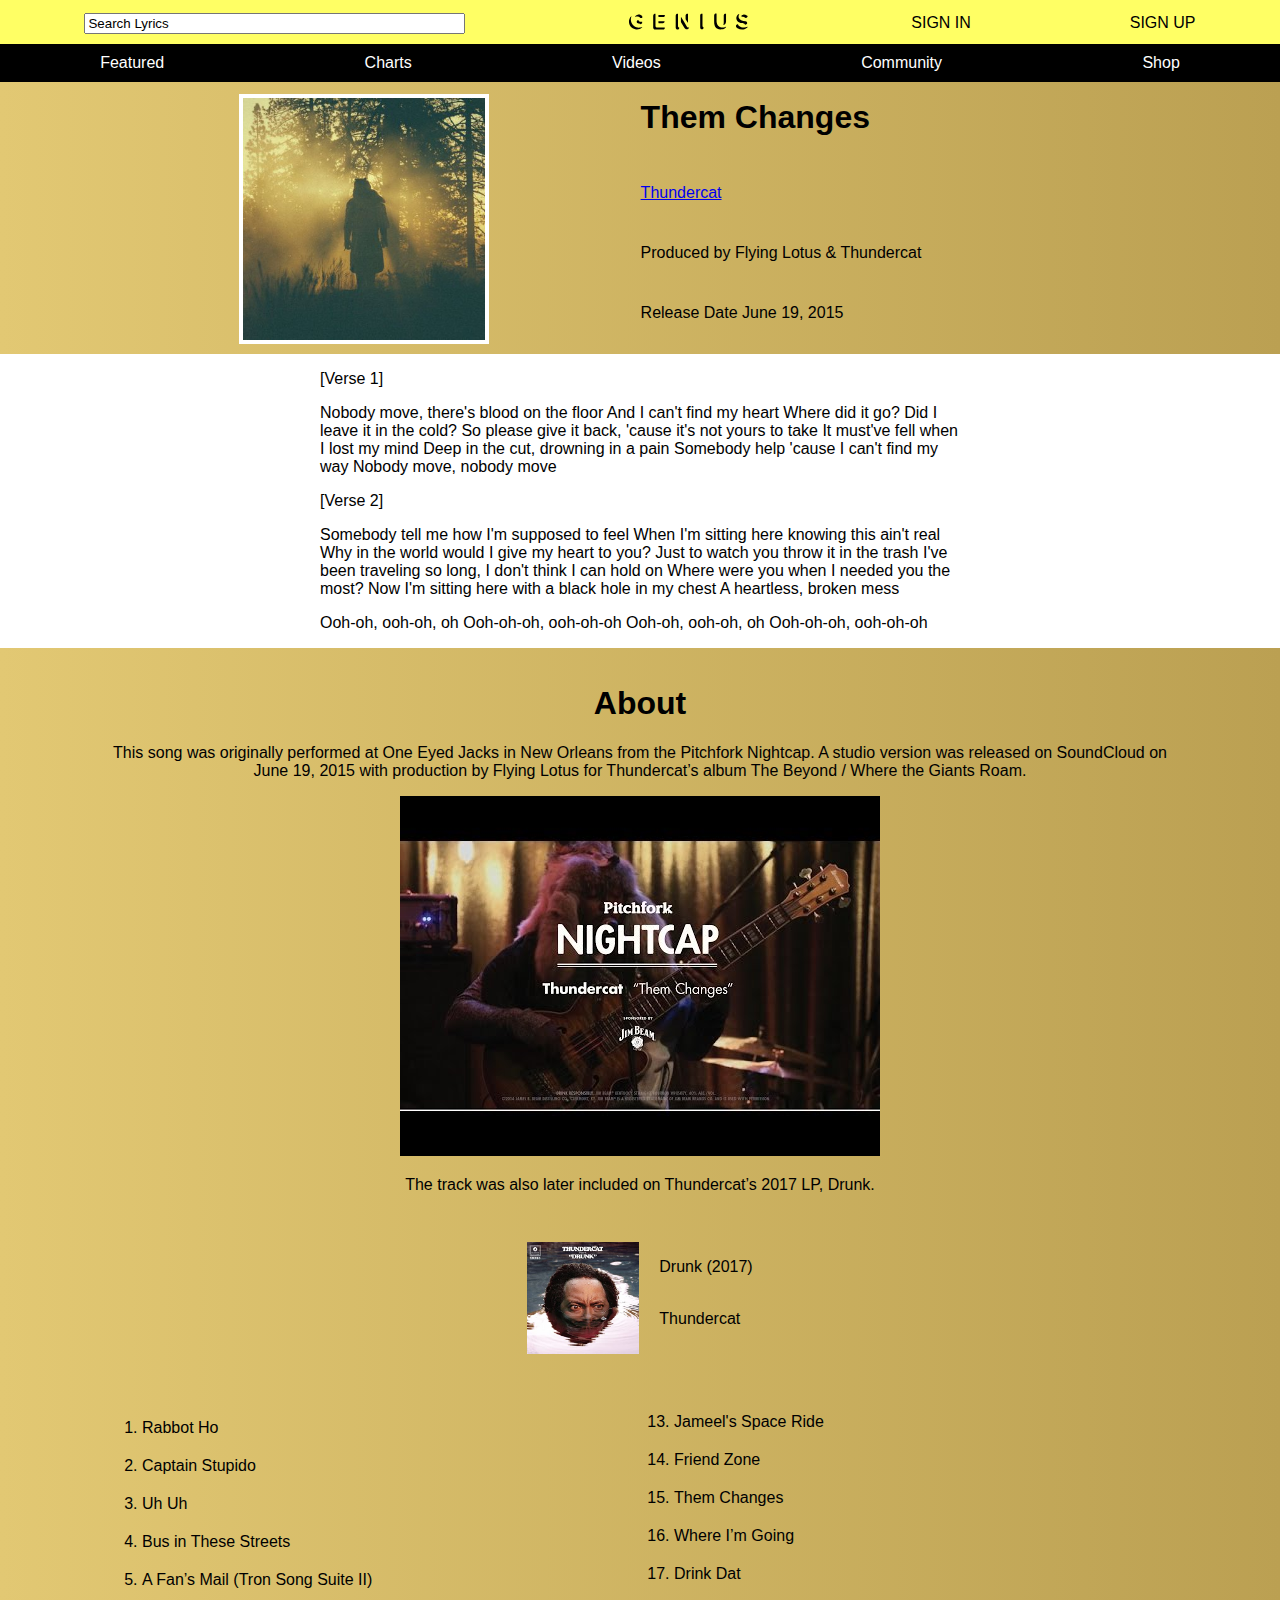
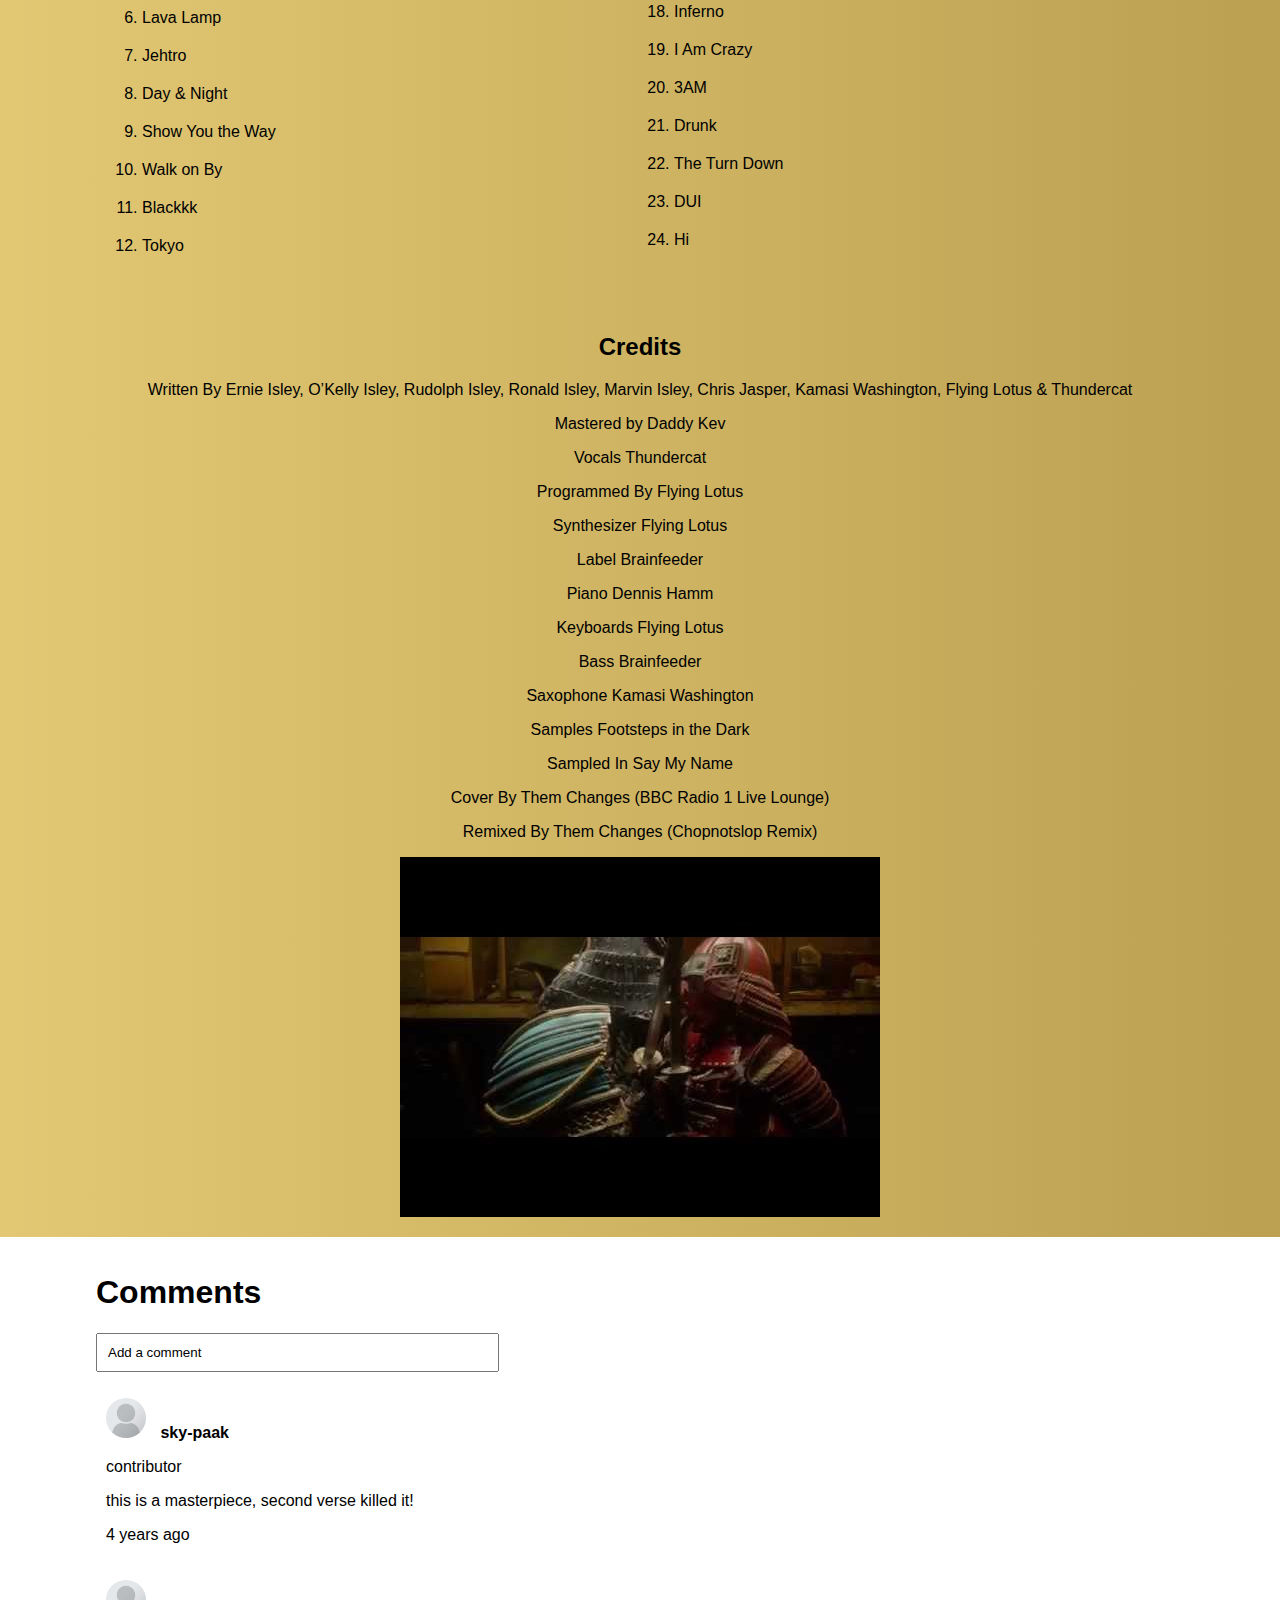
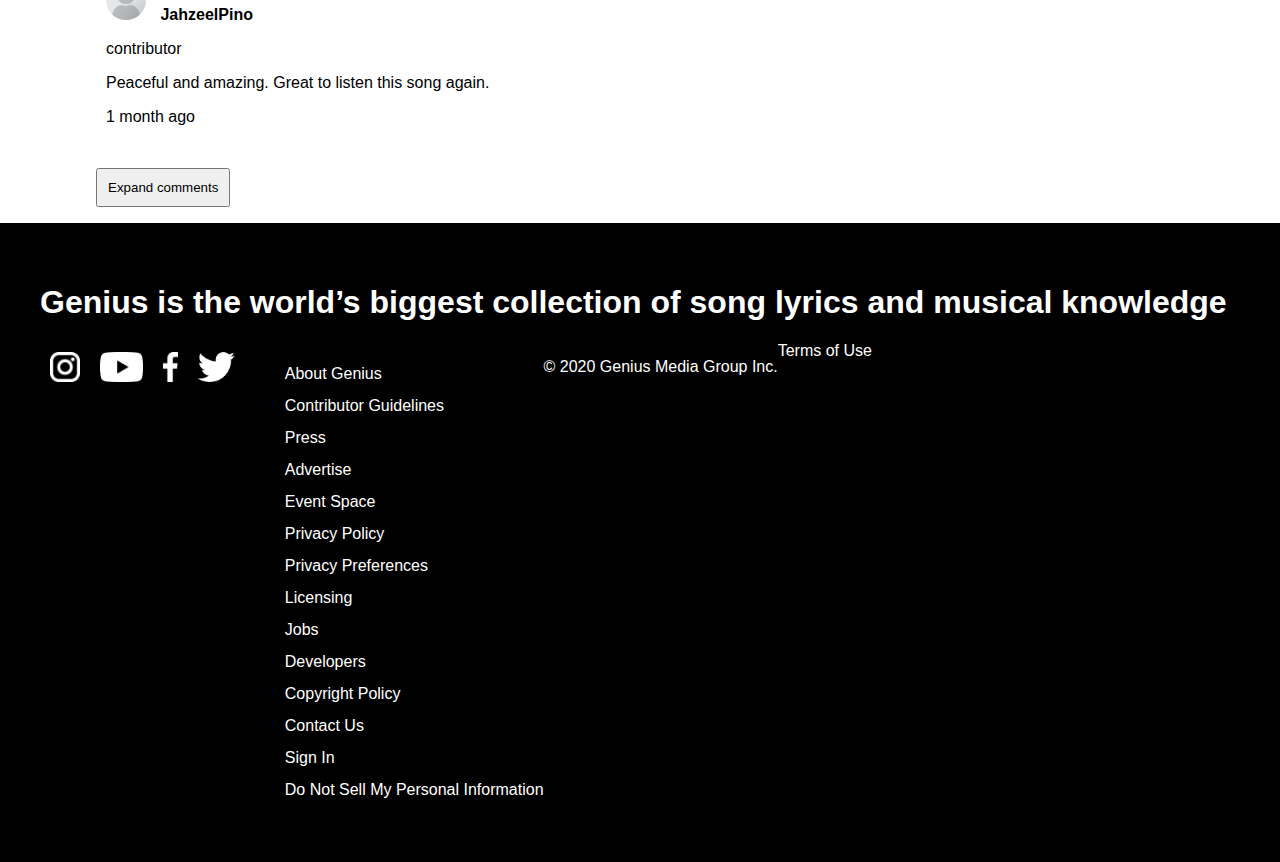
<file: index.html>
<!doctype html>
<html lang="nl">

<head>
    <meta charset="UTF-8">
    <meta name="author" content="jouw naam">
    <meta name="viewport" content="width=device-width, initial-scale=1">

    <title>Genius</title>

    <link href="styles/style.css" rel="stylesheet">
</head>

<body>
    <header>
        <article id="intro">  
        <input type="text" id="comment" name="comment" value="Search Lyrics">
        <a href="#"><img alt="genius logo" src="images/icons/genius.svg"></a>
        <a>SIGN IN</a> <a>SIGN UP</a>
        </article>
        
        <nav>
            <ul>
                <li><a>Featured</a></li>
                <li><a>Charts</a></li>
                <li><a>Videos</a></li>
                <li><a>Community</a></li>
                <li><a>Shop</a></li>
            </ul>
        </nav>
    </header>

    <main>
        <article id="liedje">
           
            <img alt="plaatje van het liedje" src="images/liedje/liedje.jpg">
            <h1>Them Changes</h1>
            <a href="artiest.html"> 
                <p>Thundercat</p>
            </a>
            <a>
                <p>Produced by Flying Lotus & Thundercat</p>
            </a>
            <p>Release Date June 19, 2015</p>
        </article>

        <article id="songtekst">
            <p>[Verse 1]</p>
            <p>Nobody move, there's blood on the floor
                And I can't find my heart
                Where did it go? Did I leave it in the cold?
                So please give it back, 'cause it's not yours to take
                It must've fell when I lost my mind
                Deep in the cut, drowning in a pain
                Somebody help 'cause I can't find my way
                Nobody move, nobody move</p>
            <p>[Verse 2]</p>
            <p>Somebody tell me how I'm supposed to feel
                When I'm sitting here knowing this ain't real
                Why in the world would I give my heart to you?
                Just to watch you throw it in the trash
                I've been traveling so long, I don't think I can hold on
                Where were you when I needed you the most?
                Now I'm sitting here with a black hole in my chest
                A heartless, broken mess</p>
            <p>Ooh-oh, ooh-oh, oh
                Ooh-oh-oh, ooh-oh-oh
                Ooh-oh, ooh-oh, oh
                Ooh-oh-oh, ooh-oh-oh</p>
        </article>

      
       <article id="about-liedje">
            <h1>About</h1>
            <p>This song was originally performed at One Eyed Jacks in New Orleans from the Pitchfork Nightcap. A studio version was released on SoundCloud on June 19, 2015 with production by Flying Lotus for Thundercat’s album The Beyond / Where the Giants Roam.</p> 
            <img alt="video van thundercat" src="images/liedje/aboutclip.jpg">
            <p>The track was also later included on Thundercat’s 2017 LP, Drunk.</p>
        </article>
           
           
        <article id="tracklist">
         <section class="tracklist">
          <img alt="album cover van drunk" src="images/liedje/album.jpg">
           <p>Drunk (2017)</p>
           <p>Thundercat</p>
           </section>
            <ol>
                <li>Rabbot Ho</li>
                <li>Captain Stupido</li>
                <li>Uh Uh</li>
                <li>Bus in These Streets</li>
                <li>A Fan’s Mail (Tron Song Suite II)</li>
                <li>Lava Lamp</li>
                <li>Jehtro</li>
                <li>Day & Night</li>
                <li>Show You the Way</li>
                <li>Walk on By</li>
                <li>Blackkk</li>
                <li>Tokyo</li>
                <li>Jameel's Space Ride</li>
                <li>Friend Zone</li>
                <li>Them Changes</li>
                <li>Where I’m Going</li>
                <li>Drink Dat</li>
                <li>Inferno</li>
                <li>I Am Crazy</li>
                <li>3AM</li>
                <li>Drunk</li>
                <li>The Turn Down</li>
                <li>DUI</li>
                <li>Hi</li>
            </ol>
        </article>

        
        <article id="credits">
            <h2>Credits</h2>
            <p>Written By <a>Ernie Isley</a>, <a>O’Kelly Isley</a>, <a>Rudolph Isley</a>, <a>Ronald Isley</a>, <a>Marvin Isley</a>, <a>Chris Jasper</a>, <a>Kamasi Washington</a>, <a>Flying Lotus</a> & <a>Thundercat</a></p>
            <p>Mastered by <a>Daddy Kev</a></p>
            <p>Vocals <a>Thundercat</a></p>
            <p>Programmed By <a>Flying Lotus</a></p>
            <p>Synthesizer <a>Flying Lotus</a></p>
            <p>Label <a>Brainfeeder</a></p>
            <p>Piano <a>Dennis Hamm</a></p>
            <p>Keyboards <a>Flying Lotus</a></p>
            <p>Bass <a>Brainfeeder</a></p>
            <p>Saxophone <a>Kamasi Washington</a></p>
            <p>Samples <a>Footsteps in the Dark</a></p>
            <p>Sampled In <a>Say My Name</a></p>
            <p>Cover By <a>Them Changes (BBC Radio 1 Live Lounge)</a></p>
            <p>Remixed By <a>Them Changes (Chopnotslop Remix)</a></p>
            <img alt="video van thundercat" src="images/liedje/hqdefault.jpg">

        </article>
        

            <article id="comments">
            <h1>Comments</h1>
            <input type="text" name="comment" value="Add a comment">
            
            <ul>
            <li class="commentgebruiker">
            <img alt="afbeelding van profiel" src="images/overig/profile-placeholder.png">
            <b>sky-paak</b>
			<p>contributor</p>
            <p>this is a masterpiece, second verse killed it!</p>
            <p>4 years ago</p>
            </li>

            <li class="commentgebruiker">
            <img alt="afbeelding van profiel" src="images/overig/profile-placeholder.png">
            <b>JahzeelPino</b>
            <p>contributor</p>
            <p>Peaceful and amazing. Great to listen this song again.</p>
            <p>1 month ago</p>
            </li>
            </ul>
            <section class="originalcommentbutton">
            <button id="expandcomments">Expand comments</button>
            </section>
            
            <section class="extracomments">
            <ul>
            <li class="commentgebruiker">
            <img alt="afbeelding van profiel" src="images/overig/profile-placeholder.png">
            <b>jose.gonzales.2007</b>
            <p>contributor</p>
            <p>stout shako for 2 refined</p>
            <p>2 seconds ago</p>

            </li>
            
            <li class="commentgebruiker">
            <img alt="afbeelding van profiel" src="images/overig/profile-placeholder.png">
            <b>Mike Stoklasa</b>
			<p>contributor</p>
            <p>Very cool</p>
            <p>11 years ago</p>
            </li>
            </ul>
            <button id="hidecomments">Hide comments</button>
            </section>
        </article>
    </main>

    <footer>
        <h1>Genius is the world’s biggest collection of song lyrics and musical knowledge</h1>
        <a><img alt="instagram logo" src="images/icons/instagram.png"></a>
        <a><img alt="youtube logo" src="images/icons/youtube.png"></a>
        <a><img alt="facebook logo" src="images/icons/facebook.png" ></a>
        <a><img alt="twitter logo" src="images/icons/twitter.png" ></a>

        <ul>
            <li><a>About Genius</a></li>
            <li><a>Contributor Guidelines</a></li>
            <li><a>Press</a></li>
            <li><a>Advertise</a></li>
            <li><a>Event Space</a></li>
            <li><a>Privacy Policy</a></li>
            <li><a>Privacy Preferences</a></li>
            <li><a>Licensing</a></li>
            <li><a>Jobs</a></li>
            <li><a>Developers</a></li>
            <li><a>Copyright Policy</a></li>
            <li><a>Contact Us</a></li>
            <li><a>Sign In</a></li>
            <li><a>Do Not Sell My Personal Information</a></li>
        </ul>
        <p>© 2020 Genius Media Group Inc.</p>
        <a>Terms of Use</a>

    </footer>
    <script src="scripts/script.js"></script>
</body></html>
</file>
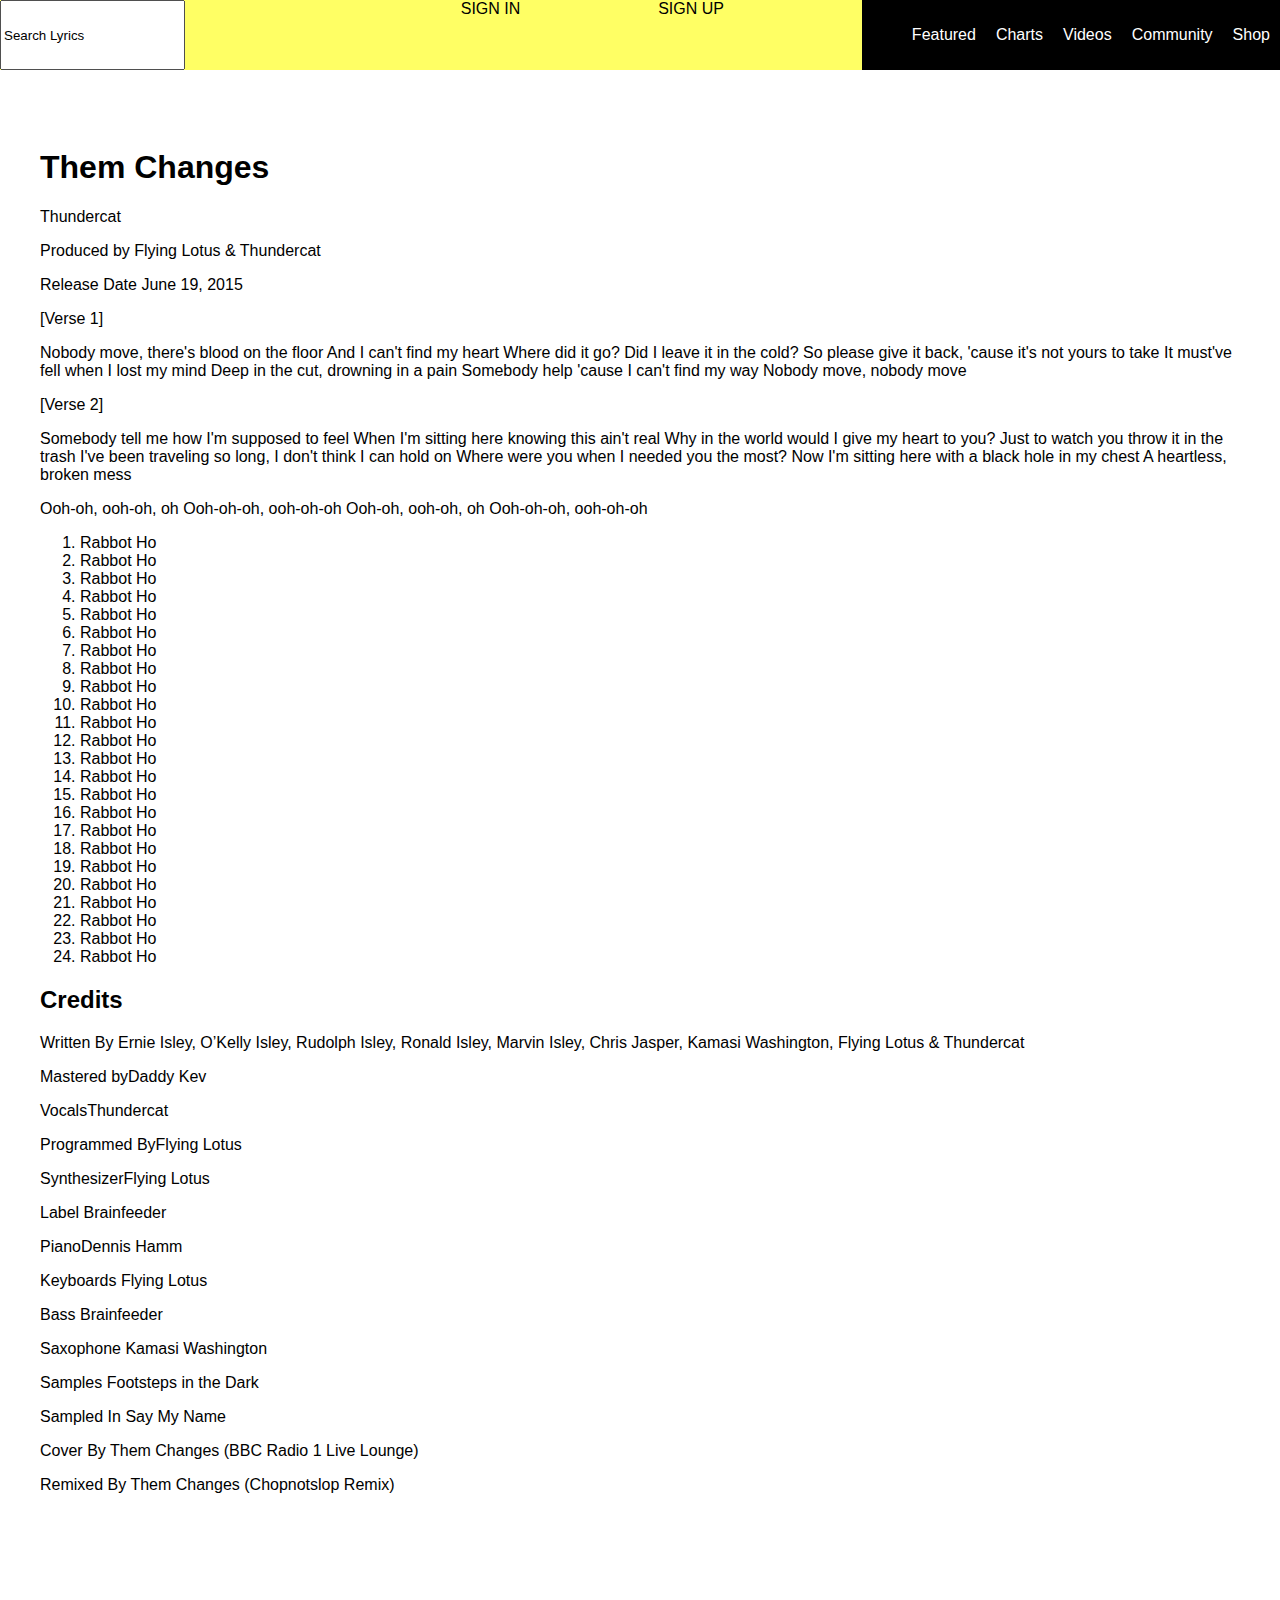
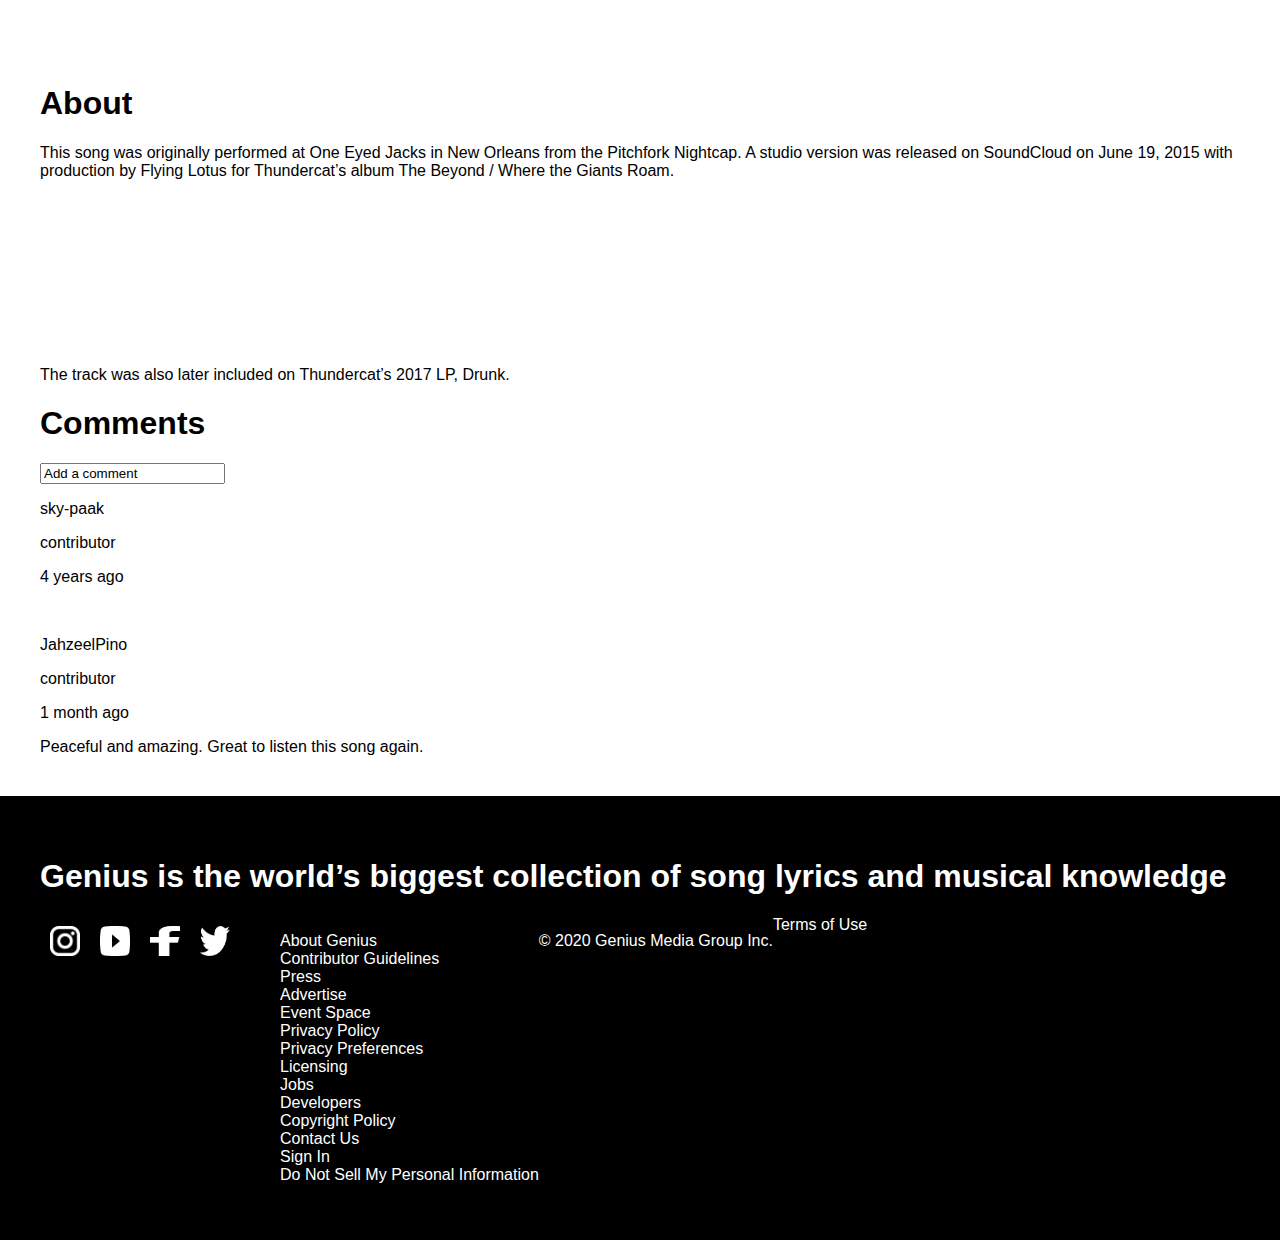
<file: basiswebsite/index.html>
<!doctype html>
<html lang="nl">

<head>
    <meta charset="UTF-8">
    <meta name="author" content="jouw naam">
    <meta name="viewport" content="width=device-width, initial-scale=1">

    <title>Naam van je site en/of pagina</title>

    <link href="styles/style.css" rel="stylesheet">
</head>

<body>
    <header>
        <input type="text" id="comment" name="comment" value="Search Lyrics">
        <a><img></a>
        <a>SIGN IN</a> <a>SIGN UP</a>
        <nav>
            <ul>
                <li><a>Featured</a></li>
                <li><a>Charts</a></li>
                <li><a>Videos</a></li>
                <li><a>Community</a></li>
                <li><a>Shop</a></li>
            </ul>
        </nav>
    </header>

    <main>
        <section id="liedje">
            <img>
            <h1>Them Changes</h1>
            <a>
                <p>Thundercat</p>
            </a>
            <a>
                <p>Produced by Flying Lotus & Thundercat</p>
            </a>
            <p>Release Date June 19, 2015</p>
        </section>

        <section id="songtekst">
            <p>[Verse 1]</p>
            <p>Nobody move, there's blood on the floor
                And I can't find my heart
                Where did it go? Did I leave it in the cold?
                So please give it back, 'cause it's not yours to take
                It must've fell when I lost my mind
                Deep in the cut, drowning in a pain
                Somebody help 'cause I can't find my way
                Nobody move, nobody move</p>
            <p>[Verse 2]</p>
            <p>Somebody tell me how I'm supposed to feel
                When I'm sitting here knowing this ain't real
                Why in the world would I give my heart to you?
                Just to watch you throw it in the trash
                I've been traveling so long, I don't think I can hold on
                Where were you when I needed you the most?
                Now I'm sitting here with a black hole in my chest
                A heartless, broken mess</p>
            <p>Ooh-oh, ooh-oh, oh
                Ooh-oh-oh, ooh-oh-oh
                Ooh-oh, ooh-oh, oh
                Ooh-oh-oh, ooh-oh-oh</p>
        </section>

        <section>
            <ol>
                <li>Rabbot Ho</li>
                <li>Rabbot Ho</li>
                <li>Rabbot Ho</li>
                <li>Rabbot Ho</li>
                <li>Rabbot Ho</li>
                <li>Rabbot Ho</li>
                <li>Rabbot Ho</li>
                <li>Rabbot Ho</li>
                <li>Rabbot Ho</li>
                <li>Rabbot Ho</li>
                <li>Rabbot Ho</li>
                <li>Rabbot Ho</li>
                <li>Rabbot Ho</li>
                <li>Rabbot Ho</li>
                <li>Rabbot Ho</li>
                <li>Rabbot Ho</li>
                <li>Rabbot Ho</li>
                <li>Rabbot Ho</li>
                <li>Rabbot Ho</li>
                <li>Rabbot Ho</li>
                <li>Rabbot Ho</li>
                <li>Rabbot Ho</li>
                <li>Rabbot Ho</li>
                <li>Rabbot Ho</li>
            </ol>
        </section>

        <section id="credits">
            <h2>Credits</h2>
            <p>Written By <a>Ernie Isley</a>, <a>O’Kelly Isley</a>, <a>Rudolph Isley</a>, <a>Ronald Isley</a>, <a>Marvin Isley</a>, <a>Chris Jasper</a>, <a>Kamasi Washington</a>, <a>Flying Lotus</a> & <a>Thundercat</a></p>
            <p>Mastered by<a>Daddy Kev</a></p>
            <p>Vocals<a>Thundercat</a></p>
            <p>Programmed By<a>Flying Lotus</a></p>
            <p>Synthesizer<a>Flying Lotus</a></p>
            <p>Label <a>Brainfeeder</a></p>
            <p>Piano<a>Dennis Hamm</a></p>
            <p>Keyboards <a>Flying Lotus</a></p>
            <p>Bass <a>Brainfeeder</a></p>
            <p>Saxophone <a>Kamasi Washington</a></p>
            <p>Samples <a>Footsteps in the Dark</a></p>
            <p>Sampled In <a>Say My Name</a></p>
            <p>Cover By <a>Them Changes (BBC Radio 1 Live Lounge)</a></p>
            <p>Remixed By <a>Them Changes (Chopnotslop Remix)</a></p>
        </section>

        <video></video>

        <section id="about">
            <h1>About</h1>
            <p>This song was originally performed at One Eyed Jacks in New Orleans from the Pitchfork Nightcap. A studio version was released on SoundCloud on June 19, 2015 with production by Flying Lotus for Thundercat’s album The Beyond / Where the Giants Roam.</p> <video> </video>
            <p>The track was also later included on Thundercat’s 2017 LP, Drunk.</p>
        </section>

        <section id="comments">
            <h1>Comments</h1>
            <input type="text" id="comment" name="comment" value="Add a comment">
            <img>
            <p>sky-paak</p>
            <p>contributor</p>
            <p>4 years ago</p>


            <img>
            <p>JahzeelPino</p>
            <p>contributor</p>
            <p>1 month ago</p>
            <p>Peaceful and amazing. Great to listen this song again.</p>

        </section>
    </main>

    <footer>
        <h1>Genius is the world’s biggest collection of song lyrics and musical knowledge</h1>
        <a><img alt="instagram" src="images/icons/instagram.png"></a>
        <a><img alt="youtube logo" src="images/icons/youtube.png"></a>
        <a><img alt="facebook logo" src="images/icons/facebook.png" ></a>
        <a><img alt="twitter logo" src="images/icons/twitter.png" ></a>

        <ul>
            <li><a>About Genius</a></li>
            <li><a>Contributor Guidelines</a></li>
            <li><a>Press</a></li>
            <li><a>Advertise</a></li>
            <li><a>Event Space</a></li>
            <li><a>Privacy Policy</a></li>
            <li><a>Privacy Preferences</a></li>
            <li><a>Licensing</a></li>
            <li><a>Jobs</a></li>
            <li><a>Developers</a></li>
            <li><a>Copyright Policy</a></li>
            <li><a>Contact Us</a></li>
            <li><a>Sign In</a></li>
            <li><a>Do Not Sell My Personal Information</a></li>
        </ul>
        <p>© 2020 Genius Media Group Inc.</p>
        <a>Terms of Use</a>

    </footer>
    <script src="scripts/script.js"></script>
</body></html>
</file>
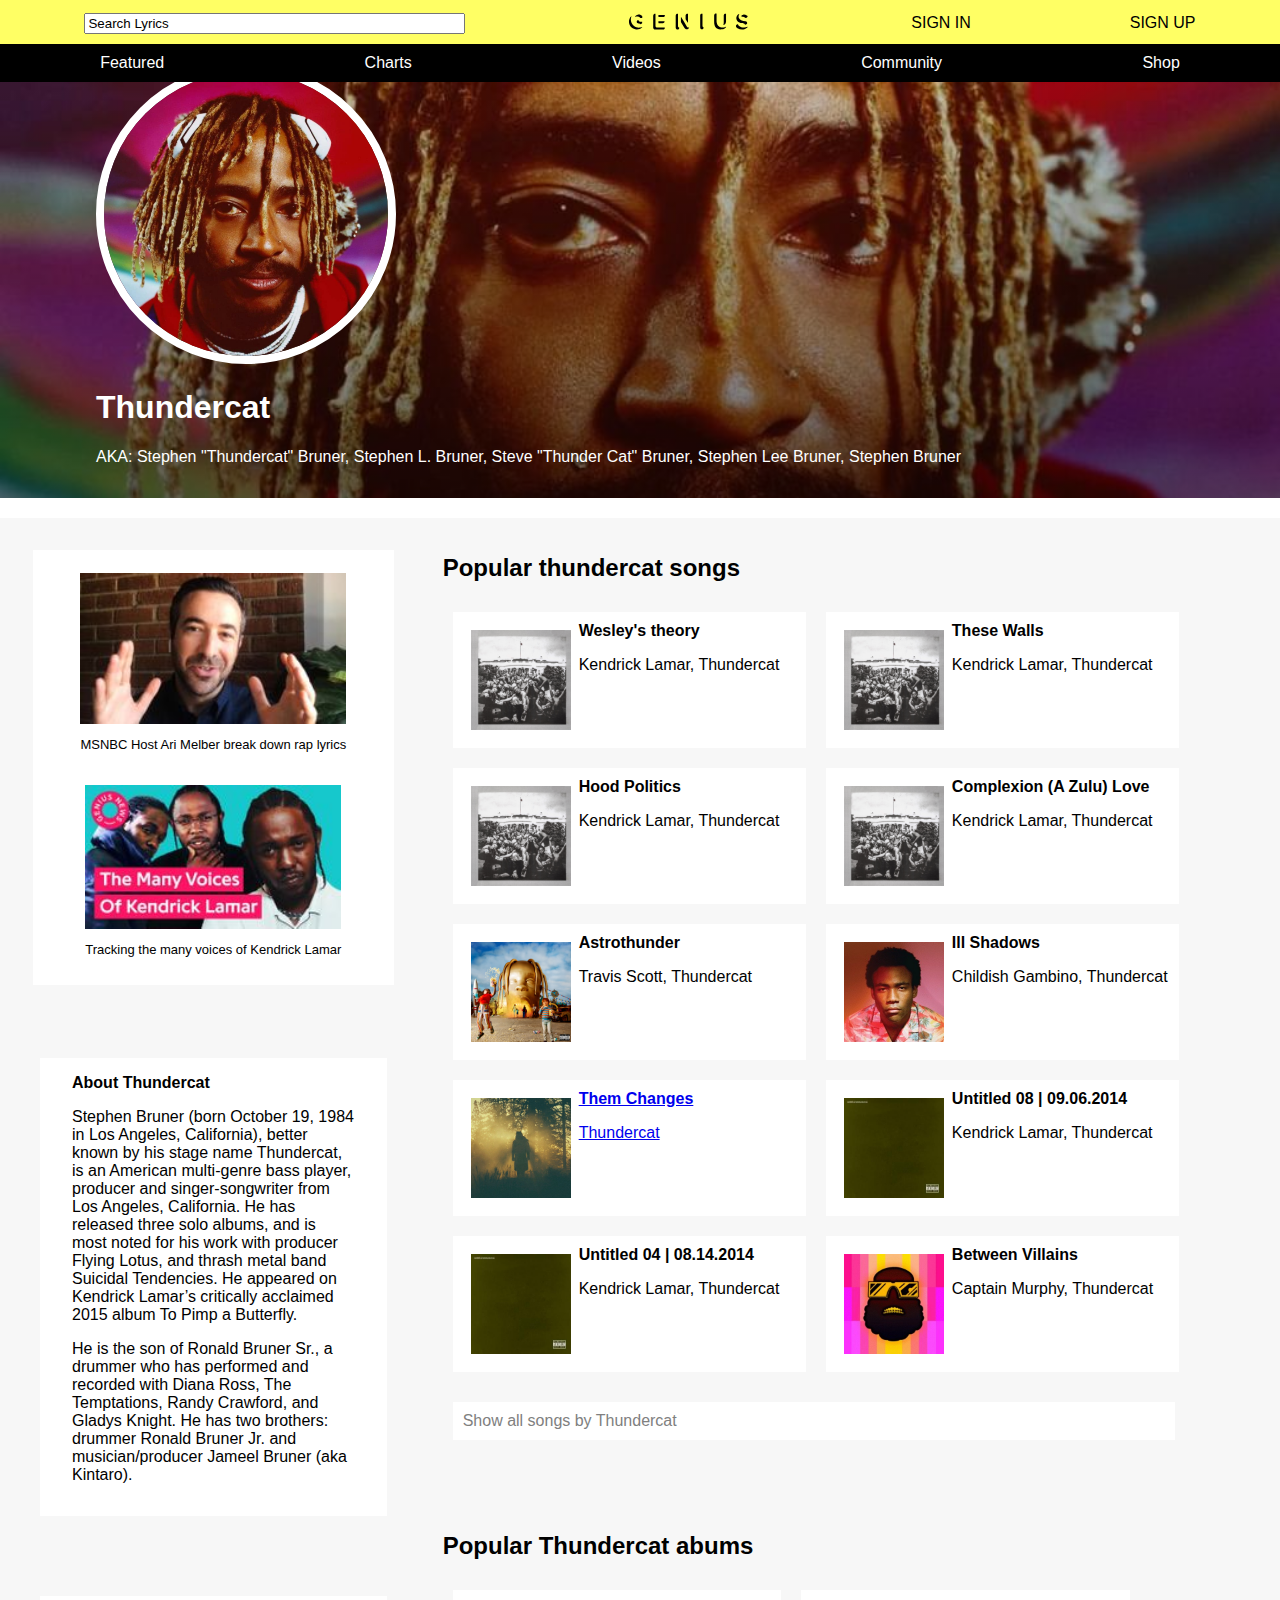
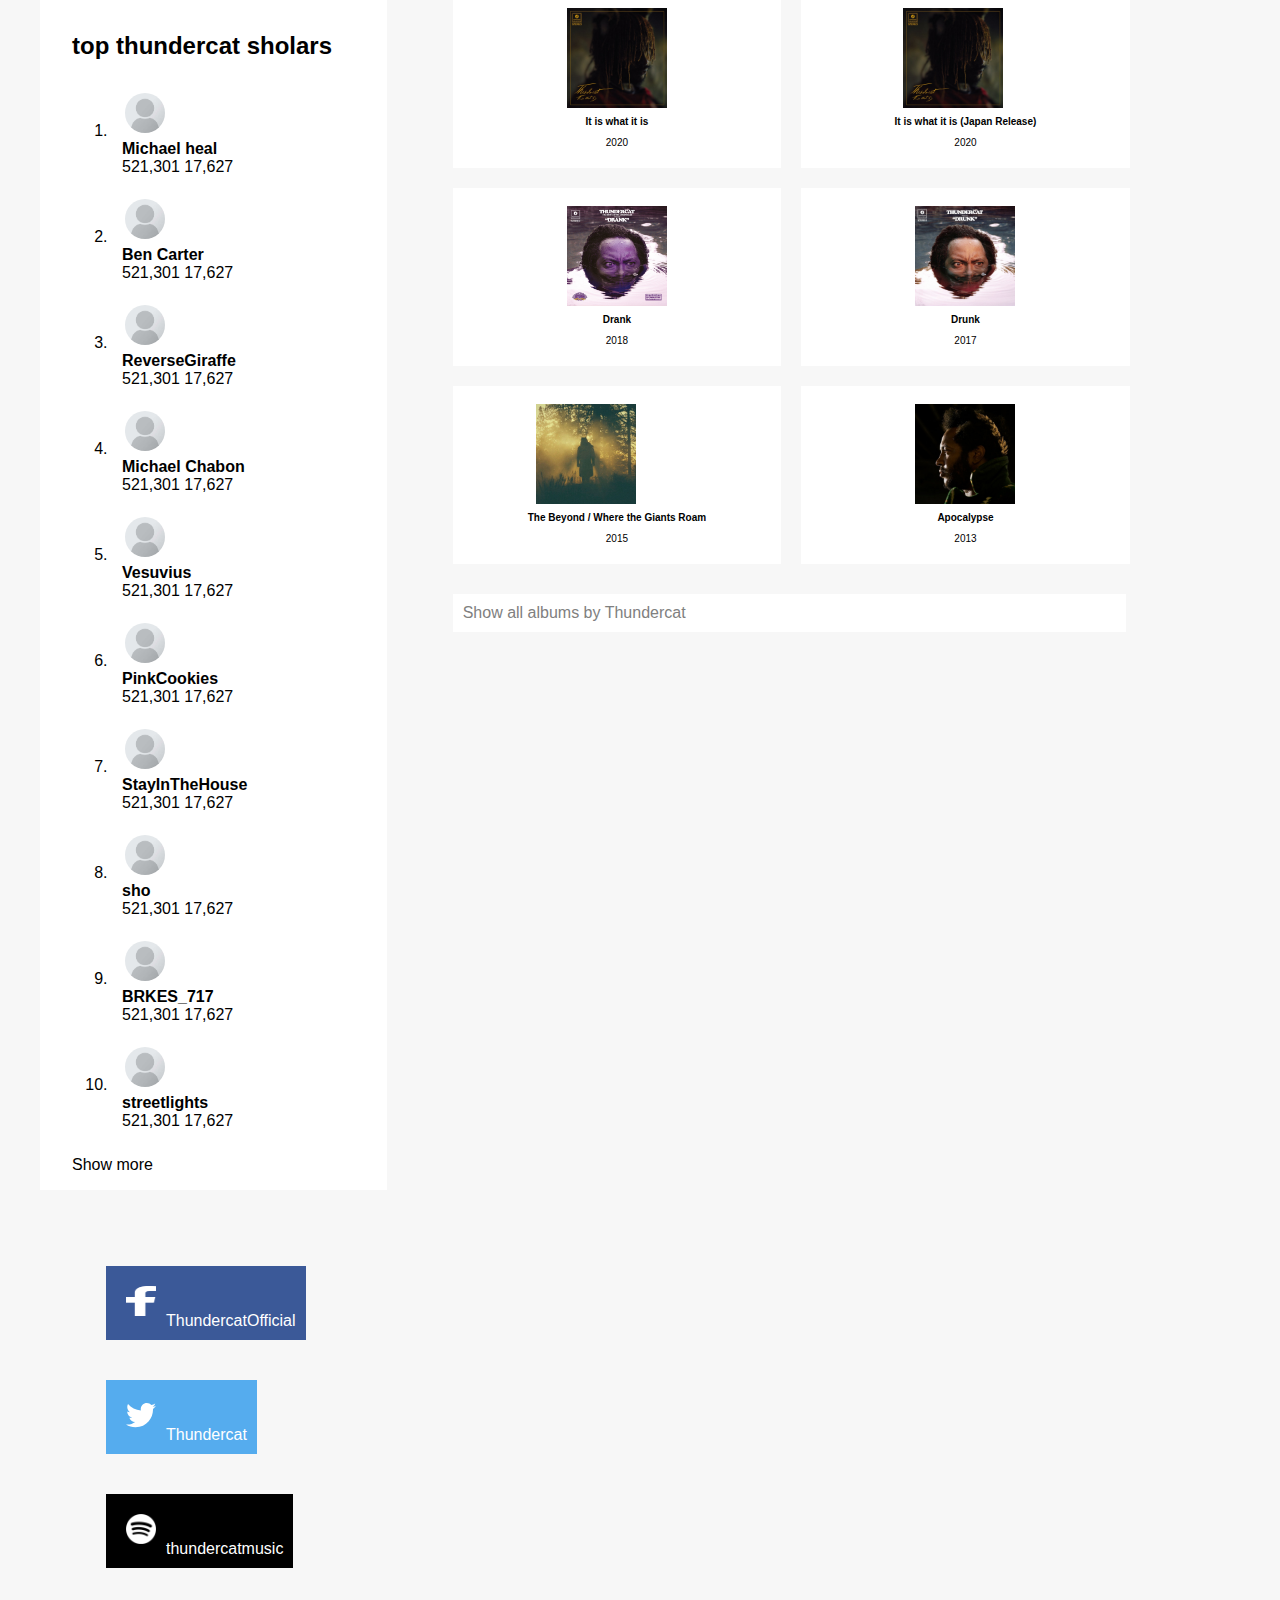
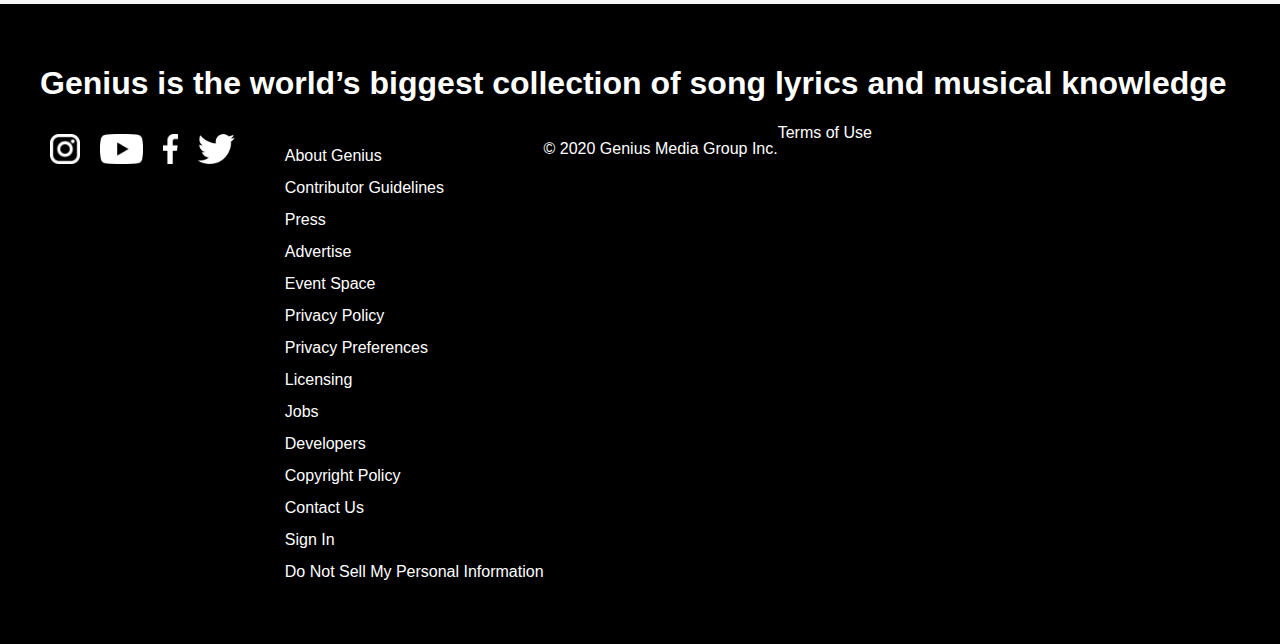
<file: artiest.html>
<!doctype html>
<html lang="nl">

<head>
    <meta charset="UTF-8">
    <meta name="Aaron Smits" content="jouw naam">
    <meta name="viewport" content="width=device-width, initial-scale=1">

    <title>Genius-Thundercat</title>

    <link href="styles/style.css" rel="stylesheet">
</head>

<body>
    <header>
        <section id="intro">  
        <input type="text" id="comment" name="comment" value="Search Lyrics">
        <a><img alt="genius logo" src="images/icons/genius.svg"></a>
        <a>SIGN IN</a> <a>SIGN UP</a>
        </section>
        
        <nav>
            <ul>
                <li><a>Featured</a></li>
                <li><a>Charts</a></li>
                <li><a>Videos</a></li>
                <li><a>Community</a></li>
                <li><a>Shop</a></li>
            </ul>
        </nav>
    </header>

    <main>
       
        <article id="artiest">
            <img alt="foto van thundercat" src="images/artiest/thundercat.jpg">
            <h1>Thundercat</h1>
            <p>AKA: Stephen "Thundercat" Bruner, Stephen L. Bruner, Steve "Thunder Cat" Bruner, Stephen Lee Bruner, Stephen Bruner</p>
            </article>
            <section id="artiestpagina">

              <article id="about">
                  <b>About Thundercat</b>
                  <p>Stephen Bruner (born October 19, 1984 in Los Angeles, California), better known by his stage name Thundercat, is an American multi-genre bass player, producer and singer-songwriter from Los Angeles, California. He has released three solo albums, and is most noted for his work with producer Flying Lotus, and thrash metal band Suicidal Tendencies. He appeared on Kendrick Lamar’s critically acclaimed 2015 album To Pimp a Butterfly. </p> <p>He is the son of Ronald Bruner Sr., a drummer who has performed and recorded with Diana Ross, The Temptations, Randy Crawford, and Gladys Knight. He has two brothers: drummer Ronald Bruner Jr. and musician/producer Jameel Bruner (aka Kintaro).</p>
              </article>
              
              <article id="videos">
              <section class="video_container">
              <img alt="video1" src="images/artiest/video1.jpg"><p>MSNBC Host Ari Melber break down rap lyrics</p>
              </section>
              <section class="video_container">
              <img alt="video2" src="images/artiest/video2.jpg"><p>Tracking the many voices of Kendrick Lamar</p>
               </section>
              </article>
              
               <article id="liedjes">
               <h2>Popular thundercat songs</h2>
                <ul>
                  <li class="songblok"><a><img alt="songcover van wesley's theory" src="images/artiest/liedjes/liedjes-butter.png"><b>Wesley's theory</b><p>Kendrick Lamar, Thundercat</p></a></li>
                  
                  <li class="songblok"><a><img alt="songcover van these walls" src="images/artiest/liedjes/liedjes-butter.png"><b>These Walls</b><p>Kendrick Lamar, Thundercat</p></a></li>
                  
                  <li class="songblok"><a><img alt="songcover van hood politics" src="images/artiest/liedjes/liedjes-butter.png"><b>Hood Politics</b><p>Kendrick Lamar, Thundercat</p></a></li>
                  
                  <li class="songblok"><a><img alt="songcover van Complexion (A Zulu) Love" src="images/artiest/liedjes/liedjes-butter.png"><b>Complexion (A Zulu) Love</b><p>Kendrick Lamar, Thundercat</p></a></li>
                  
                  <li class="songblok"><a><img alt="songcover van astrothunder" src="images/artiest/liedjes/liedjes-trav.png"><b>Astrothunder</b><p>Travis Scott, Thundercat</p></a></li>
                  
                  <li class="songblok"><a><img alt="songcover van ill shadows" src="images/artiest/liedjes/liedjes-don.jpg"><b>Ill Shadows</b><p>Childish Gambino, Thundercat</p></a></li>
                  
                  <li><a href="index.html"><img alt="songcover van them changes" src="images/artiest/liedjes/liedjes-beyon.jpg"><b>Them Changes</b><p>Thundercat</p></a>
                  </li>
                  
                  <li class="songblok"><a><img alt="songcover van untitled 08" src="images/artiest/liedjes/liedjes-unti.jpg"><b>Untitled 08 | 09.06.2014</b><p>Kendrick Lamar, Thundercat</p></a></li>
                  
                  <li class="songblok"><a><img alt="songcover van untitled 04" src="images/artiest/liedjes/liedjes-unti.jpg"><b>Untitled 04 | 08.14.2014</b><p>Kendrick Lamar, Thundercat</p></a></li>
                  
                  <li class="songblok"><a><img alt="songcover van between villains" src="images/artiest/liedjes/liedjes-murph.jpg"><b>Between Villains</b><p>Captain Murphy, Thundercat</p></a></li>
              </ul>
              <a id="allsongs">Show all songs by Thundercat</a>
            </article>
          
        <article id="albums">
            <h2>Popular Thundercat abums</h2>
                <ul>
                  <li class="albumblok"><a><img alt="album cover van it is what it is" src="images/artiest/album/album-whatis.jpg"><b>It is what it is</b><p>2020</p></a></li>
                  
                  <li class="albumblok"><a><img alt="album cover van it is what it is" src="images/artiest/album/album-whatis.jpg"><b>It is what it is (Japan Release)</b><p>2020</p></a></li>
                  
                  <li class="albumblok"><a><img alt="album cover van drank" src="images/artiest/album/album-drank.jpg"><b>Drank</b><p>2018</p></a></li>
                  
                  <li class="albumblok"><a><img alt="album cover van drunk" src="images/artiest/album/album-drunk.jpg"><b>Drunk</b><p>2017</p></a></li>
                  
                  <li class="albumblok"><a><img alt="album cover van the beyond" src="images/artiest/album/album-beyond.jpg"><b>The Beyond / Where the Giants Roam</b><p>2015</p></a></li>
                  
                  <li class="albumblok"><a><img alt="album cover van apocalypse" src="images/artiest/album/album-apocalypse.jpg"><b>Apocalypse</b><p>2013</p></a></li>
              </ul>
              <a id="allalbums">Show all albums by Thundercat</a>
        </article>

        <article id="scholars">
           <h2>top thundercat sholars</h2>
            <ol>
                <li class="scholar"><a><img alt="afbeelding van profiel" src="images/overig/profile-placeholder.png"><b>Michael heal</b> 521,301 </a>17,627</li>
                <li class="scholar"><a><img alt="afbeelding van profiel" src="images/overig/profile-placeholder.png"><b>Ben Carter</b> 521,301 </a>17,627</li>
                <li class="scholar"><a><img alt="afbeelding van profiel" src="images/overig/profile-placeholder.png"><b>ReverseGiraffe</b> 521,301 </a>17,627</li>
                <li class="scholar"><a><img alt="afbeelding van profiel" src="images/overig/profile-placeholder.png"><b>Michael Chabon</b> 521,301 </a>17,627</li>
                <li class="scholar"><a><img alt="afbeelding van profiel" src="images/overig/profile-placeholder.png"><b>Vesuvius</b> 521,301 </a>17,627</li>
                <li class="scholar"><a><img alt="afbeelding van profiel" src="images/overig/profile-placeholder.png"><b>PinkCookies</b> 521,301 </a>17,627</li>
                <li class="scholar"><a><img alt="afbeelding van profiel" src="images/overig/profile-placeholder.png"><b>StayInTheHouse</b> 521,301 </a>17,627</li>
                <li class="scholar"><a><img alt="afbeelding van profiel" src="images/overig/profile-placeholder.png"><b>sho</b> 521,301 </a>17,627</li>
                <li class="scholar"><a><img alt="afbeelding van profiel" src="images/overig/profile-placeholder.png"><b>BRKES_717</b> 521,301 </a>17,627</li>
                <li class="scholar"><a><img alt="afbeelding van profiel" src="images/overig/profile-placeholder.png"><b>streetlights</b> 521,301 </a>17,627</li>                
            </ol>
            <a>Show more</a>
        </article>
        
        <aside id="buttons">
       <a href="#"><img alt="facebook logo" src="images/icons/facebook.png">ThundercatOfficial</a>
        <a href="#"><img alt="twitter logo" src="images/icons/twitter.svg">Thundercat</a>
        <a href="#"><img alt="spotify logo" src="images/icons/spotify-xxl.png">thundercatmusic</a>
        </aside>
        
        </section>
        
    </main>

    <footer>
        <h1>Genius is the world’s biggest collection of song lyrics and musical knowledge</h1>
        <a><img alt="instagram logo" src="images/icons/instagram.png"></a>
        <a><img alt="youtube logo" src="images/icons/youtube.png"></a>
        <a><img alt="facebook logo" src="images/icons/facebook.png" ></a>
        <a><img alt="twitter logo" src="images/icons/twitter.png" ></a>
        <ul>
            <li><a>About Genius</a></li>
            <li><a>Contributor Guidelines</a></li>
            <li><a>Press</a></li>
            <li><a>Advertise</a></li>
            <li><a>Event Space</a></li>
            <li><a>Privacy Policy</a></li>
            <li><a>Privacy Preferences</a></li>
            <li><a>Licensing</a></li>
            <li><a>Jobs</a></li>
            <li><a>Developers</a></li>
            <li><a>Copyright Policy</a></li>
            <li><a>Contact Us</a></li>
            <li><a>Sign In</a></li>
            <li><a>Do Not Sell My Personal Information</a></li>
        </ul>
        <p>© 2020 Genius Media Group Inc.</p>
        <a>Terms of Use</a>

    </footer>
    <script src="scripts/script.js"></script>
</body>

</html>
</file>
<file: styles/style.css>
/* CSS Document */
*,
*::after,
*::before {
	box-sizing: border-box;
}

body {
	margin: 0;
	font-family: sans-serif;
}

/*header*/
#intro {
	position: fixed;
	background-color: #ffff64;
	top: 0;
	padding: 5px;
	display: flex;
	justify-content: space-around;
	width: 100%;
	align-items: center;
	z-index: 1;
}

#intro input {
	width: 30%
}

#intro img {
	width: 8em;
	z-index: 1;
}

#intro a:hover {
	text-decoration: underline
}

nav ul {
	position: fixed;
	list-style-type: none;
	display: flex;
	justify-content: space-around;
	top: 28px;
	background-color: black;
	color: white;
	width: 100%;
	padding-left: 0;
	z-index: 1;
}

nav li {
	padding: 10px;
}

nav a:hover {
	color: #ffff64
}

/*mail*/


/*liedje*/


#liedje {
	display: grid;
	grid-template-columns: 25%;
	grid-template-rows: 5em;
	grid-gap: 10px;
	background: rgb(226, 200, 115);
	background: linear-gradient(90deg, rgba(226, 200, 115, 1) 0%, rgba(187, 160, 82, 1) 100%);
	padding: 2.5em 1em 1em 1em;
	margin-top: 30px;
	justify-content: center
}

#liedje h1 {
	grid-column-start: 2
}

#liedje p {
	grid-column-start: 2
}

#liedje a {
	grid-column-start: 2
}

#liedje img {
	display: block;
	position: relative;
	width: 100%;
	top: 3em;
	border: solid .25em white;
}


#songtekst p {
	padding-left: 25%;
	padding-right: 25%
}

#about-liedje {
	padding: 2.5em 2.5em;
	text-align: center;
}

#about-liedje img {
	max-width: 100%
}

#about-liedje {
	background: rgb(226, 200, 115);
	background: linear-gradient(90deg, rgba(226, 200, 115, 1) 0%, rgba(187, 160, 82, 1) 100%);
}

#tracklist {
	background: rgb(226, 200, 115);
	background: linear-gradient(90deg, rgba(226, 200, 115, 1) 0%, rgba(187, 160, 82, 1) 100%);
	padding: 2.5em;
}

.tracklist {
	display: grid;
	grid-template-rows: 2em 6em;
	justify-content: center;
	grid-gap: 20px
}

#tracklist img {
	position: relative;
	height: 7em;
	grid-column-start: 1
}

#tracklist p:first-of-type {
	grid-column-start: 2;
	grid-row-start: 1
}

#tracklist p:last-of-type {
	grid-column-start: 2;
	grid-row-start: 2
}

#tracklist ol {
	column-count: 1;
	display: block;
	justify-content: center;
}

#tracklist li {
	line-height: 2em;
	margin: 6px
}


#credits {
	background: rgb(226, 200, 115);
	background: linear-gradient(90deg, rgba(226, 200, 115, 1) 0%, rgba(187, 160, 82, 1) 100%);
	padding: 2.5em;
	text-align: center;
}

#credits img {
	justify-content: center;
	position: relative;
	max-width: 100%;
}


#comments {
	display: inline-block;
	padding: 2.5em;
}

#comments input {
	width: 100%;
	padding: 10px
}

#comments img {
	width: 40px;
	height: 40px;
	border-radius: 50%;
	margin-right: 10px
}

#comments ul {
	list-style-type: none;
	padding-left: 0
}

.commentgebruiker {
	padding: 10px;
	flex-wrap: wrap;
}

#comments button {
	padding: 10px;
}


/*artiest*/
#artiest {
	background: linear-gradient(0deg, rgba(0, 0, 0, 225), rgba(0, 0, 0, 0)) fixed, url(../images/artiest/thundercat.jpg);
	background-position: center;
	background-size: cover;
	background-repeat: no-repeat;
}

#artiest {
	color: white;
	padding-bottom: 10px;
	margin-bottom: 20px;
	padding: 2.5em
}

#artiest img {
	max-width: 75%;
	margin-top: 3em;
	border: solid .50em white;
	border-radius: 100% 100% 100% 100%
}

/**/
#about {
	margin: 2.5em;
	padding: 1em;
	background-color: white;
}

#artiestpagina {
	background-color: #f7f7f7;
}

#videos {
	margin: 2.5em;
	padding: 1em;
	background-color: white;
	display: flex;
	flex-wrap: wrap;
	font-size: 13px;
	justify-content: center
}

#videos img {
	display: block;
	width: 100%
}

.video_container {
	padding: 10px;
}

#liedjes {
	padding: 1em;
}

#liedjes ul {
	list-style-type: none;
	padding-left: 0;
	display: flex;
	flex-wrap: wrap;
	column-count: 2;
}

#liedjes li {
	padding: 10px;
	margin: 10px;
	background-color: white;
	width: 100%;
}

#liedjes li img {
	margin: 8px;
	max-width: 100px;
	float: left
}


#liedjes li:hover {
	background-color: lightgrey;
	cursor: pointer;
}

#liedjes #allsongs {
	padding: 10px;
	margin: 20px 10px;
	background: white;
	color: grey;
	display: block;
	width: 100%%
}

#liedjes #allsongs:hover {
	color: black;
	background-color: lightgray
}

#albums {
	padding: 1em
}

#albums ul {
	list-style-type: none;
	display: flex;
	padding-left: 0;
	flex-wrap: wrap;
}

#albums #allalbums {
	padding: 10px;
	margin: 20px 10px;
	background: white;
	color: grey;
	display: block;
	width: 100%%
}

#albums #allalbums:hover {
	color: black;
	background-color: lightgray
}

.albumblok {
	display: flex;
	padding: 10px;
	margin: 10px;
	background-color: white;
	width: 100%;
	justify-content: center;
	text-align: center;
}

.albumblok img {
	margin: 8px;
	width: 100px;
	display: flex;
}

#albums li:hover {
	background-color: lightgray;
}

#scholars {
	margin: 2.5em;
	padding: 1em;
	background-color: white
}

#scholars ul {
	display: inline-block;
	vertical-align: middle;
	padding-left: 0
}

#scholars li {
	padding: 10px;
}


#scholars img {
	width: 40px;
	height: 40px;
	border-radius: 100%;
	margin: 3px
}

li.scholar b {
	display: block
}

#buttons {
	display: flex;
	flex-wrap: wrap
}

#buttons a {
	padding: 10px;
	text-align: center;
	text-decoration: none;
	margin: 20px 10px;
	background: #3B5998;
	color: white;
}

#buttons img {
	width: 30px;
	height: 30px;
	margin: 10px;
}


#buttons a {
	color: white;
}


#buttons a:first-of-type {
	background-color: #3B5998
}

#buttons a:first-of-type:hover {
	background-color: #193265
}

#buttons a:nth-child(2) {
	background-color: #55ACEE;
}

#buttons a:nth-child(2):hover {
	background-color: #147ac8;
}

#buttons a:last-of-type {
	background-color: black
}

#buttons a:last-of-type:hover {
	background-color: grey
}


/*footer*/
footer {
	padding: 2.5em;
	color: white;
	background-color: black;
	display: flex;
	flex-wrap: wrap;

}

footer ul {
	list-style-type: none;
	flex-direction: column;
	flex-wrap: wrap;
	align-content: flex-end;
}

footer li {
	line-height: 2em
}

footer img {
	width: 50;
	height: 50px;
	padding: 10px;
}

/*#js*/
.verstopdeorigineleknop button#expandcomments {
	display: none
}

.extracomments {
	display: none
}

.toonextracomments .extracomments {
	display: block
}



/*#media*/
@media (max-width:660px) {
	body {
		font-size: 12px
	}
}

@media (min-width:660px) {
	main {
		font-size: 1em
	}

	/*#liedjepagina*/
	#liedje img {
		max-width: 250px;
		top: 1em;
		right: 120px
	}

	#liedje {
		padding: 3em 6em 1em 6em;
		margin-top: 30px;

	}

	#about-liedje {
		padding: 1em 6em 1em 6em;
	}

	#liedje img {
		width: 500px
	}

	#tracklist {
		padding: 1em 6em 1em 6em;
	}

	#tracklist ol {
		column-count: 2;
	}

	#credits {
		padding: 1em 6em 1em 6em;
	}

	#comments {
		padding: 1em 6em 1em 6em;
	}

	/*artiest*/
	#artiestpagina {
		display: grid;
		align-content: center;
		grid-template-columns: 1fr 2fr;
		grid-template-rows: 500px auto 60px auto;
	}

	#artiest {
		padding: 1em 6em 1em 6em;
	}

	#artiest img {
		width: 300px;
	}

	#about {
		padding: 1em 2em 1em 2em;
		grid-row: 2/4;
		grid-column: 1
	}

	#videos {
		padding: 1em 2em 1em 2em;
		grid-column: 1;
		grid-row: 1
	}

	#liedjes {
		padding: 1em 1em;
		grid-column: 2;
		grid-row: 1/2
	}

	#liedjes li {
		padding: 10px;
		margin: 10px;
		background-color: white;
		width: 43%
	}

	#liedjes li img {
		width: 100px;
	}

	#liedjes #allsongs {
		display: block;
		width: 88%
	}

	#albums {
		padding: 1em 1em;
		grid-column: 2;
		grid-row: 3/4
	}

	.albumblok {
		background-color: white;
		width: 40%;
		justify-content: center;
		text-align: center;
		font-size: 10px
	}

	#albums #allalbums {
		display: block;
		width: 82%
	}

	#scholars {
		padding: 1em 2em 1em 2em;
		grid-column: 1;
		grid-row: 4/5
	}

	#buttons {
		padding: 1em 6em 1em 6em;
		grid-column-start: 1;
		grid-row: 7
	}

	/*media font*/

	@media (max-width:660px) {
		body {
			font-size: 13px
		}
	}

	/*media max*/
	@media (max-width:960px) {
		#artiestpagina {
			display: grid;
			align-content: center;
			grid-template-columns: 1fr 2fr;
			grid-template-rows: 500px 700px 500px auto;
		}

		#about {
			padding: 1em 2em 1em 2em;
			grid-row: 2;
			grid-column: 1
		}

		#videos {
			padding: 1em 2em 1em 2em;
			grid-column: 1;
			grid-row: 1
		}

		#liedjes {
			padding: 1em 1em;
			grid-column: 2;
			grid-row: 1/3
		}

		#liedjes li {
			padding: 10px;
			margin: 10px;
			background-color: white;
			width: 43%
		}

		#liedjes li img {
			width: 100px;
		}

		#albums {
			padding: 1em 1em;
			grid-column: 2;
			grid-row: 4
		}

		#scholars {
			padding: 1em 2em 1em 2em;
			grid-column: 1;
			grid-row: 3/5
		}

		#buttons {
			padding: 1em 6em 1em 6em;
			grid-column-start: 1;
			grid-row: 6
		}

		#liedjes li {
			padding: 10px;
			margin: 10px;
			background-color: white;
			width: 100%
		}
	}
</file>
<file: basiswebsite/styles/style.css>
/* CSS Document */
*,
*::after,
*::before {
    box-sizing: border-box;
}

body {
    margin: 0;
    font-family: sans-serif;
}

header {
    position: sticky;
    background-color: #ffff64;
    display: flex;
    flex-wrap: wrap;
    justify-content: space-between;
    
}

header nav {
    background-color: black;
    color: white;
}

nav ul {
    list-style-type: none;
    display: flex;

}

nav li {
    padding: 10px;
}

main {
    margin: 2.5em
}

footer{
    padding: 2.5em;
    color: white;
    background-color: black;
    display: flex;
    flex-wrap: wrap;

}

footer h1{

}

footer ul{
    list-style-type: none;
    flex-direction: column;
    flex-wrap: wrap;
    align-content: flex-end;
}

footer img{
    width:50px;
    height:50px;
    padding: 10px;
}

footer p {display: flex}
</file>
